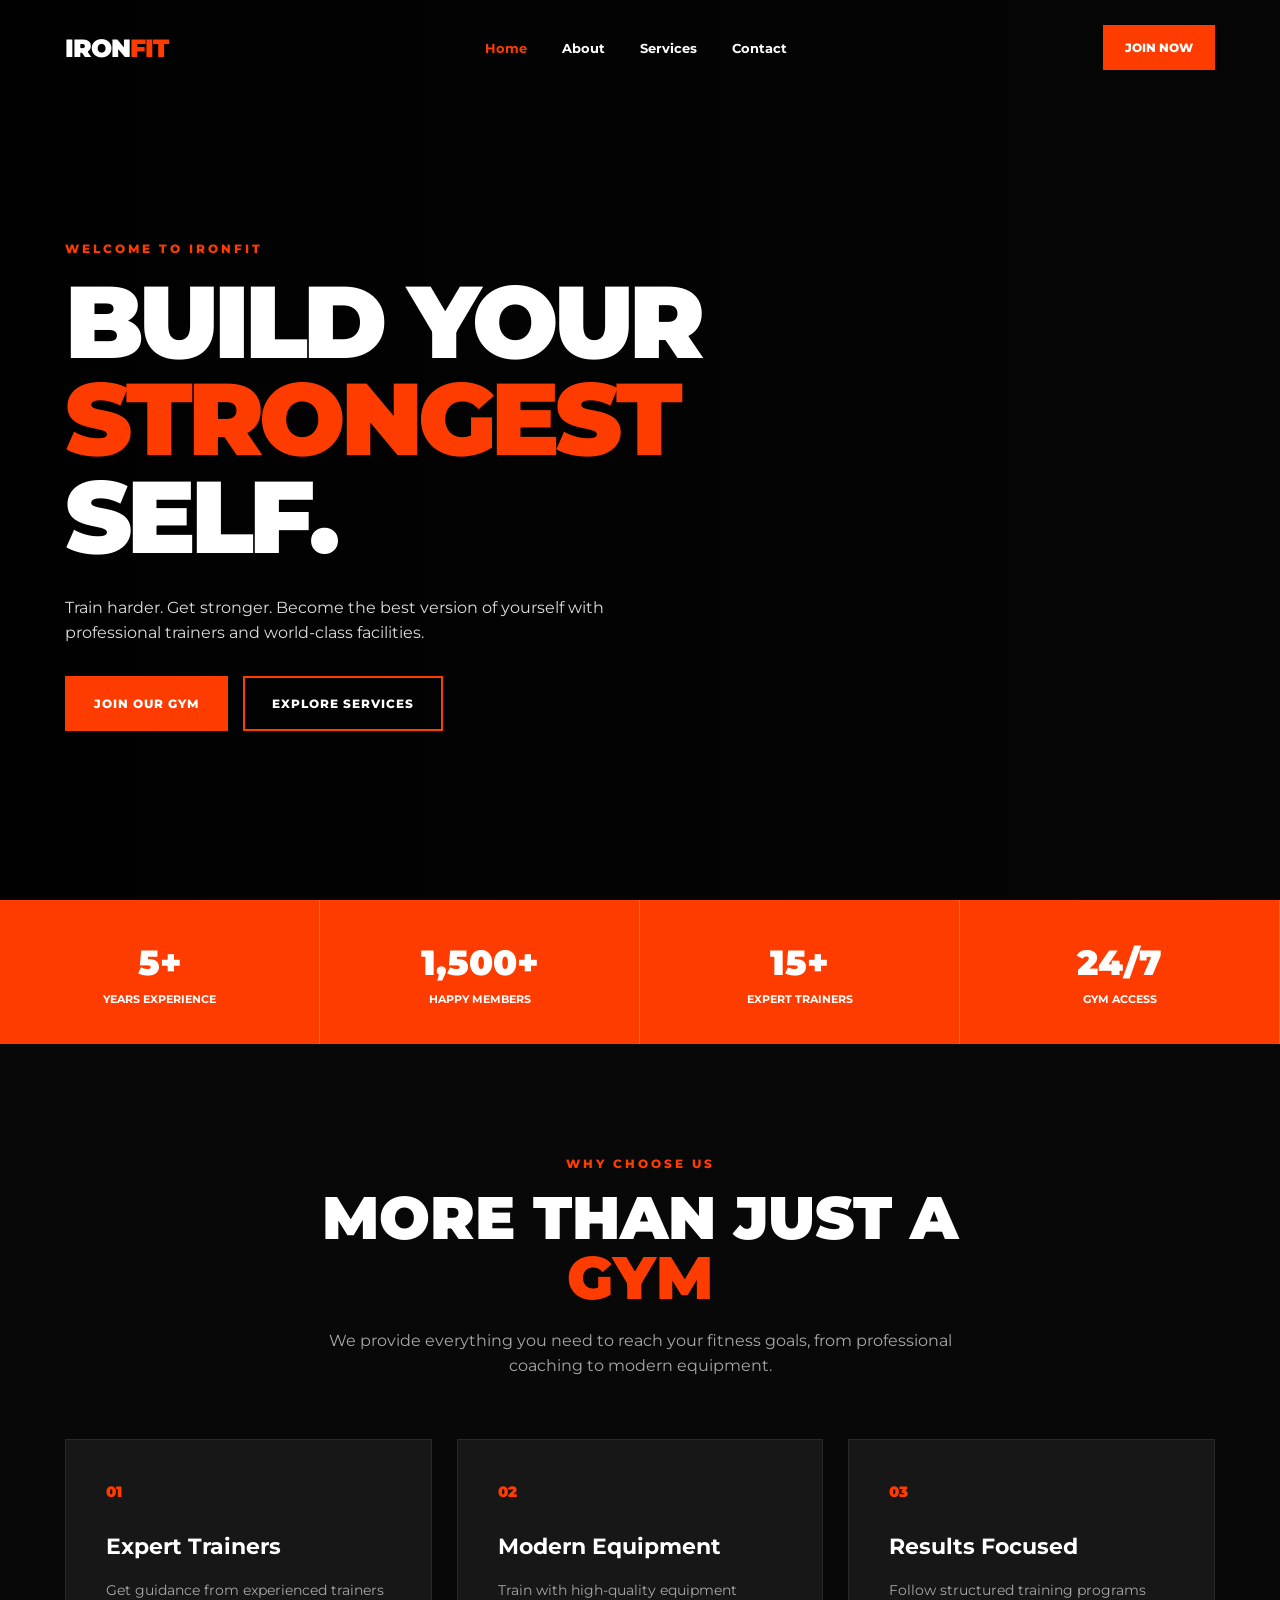
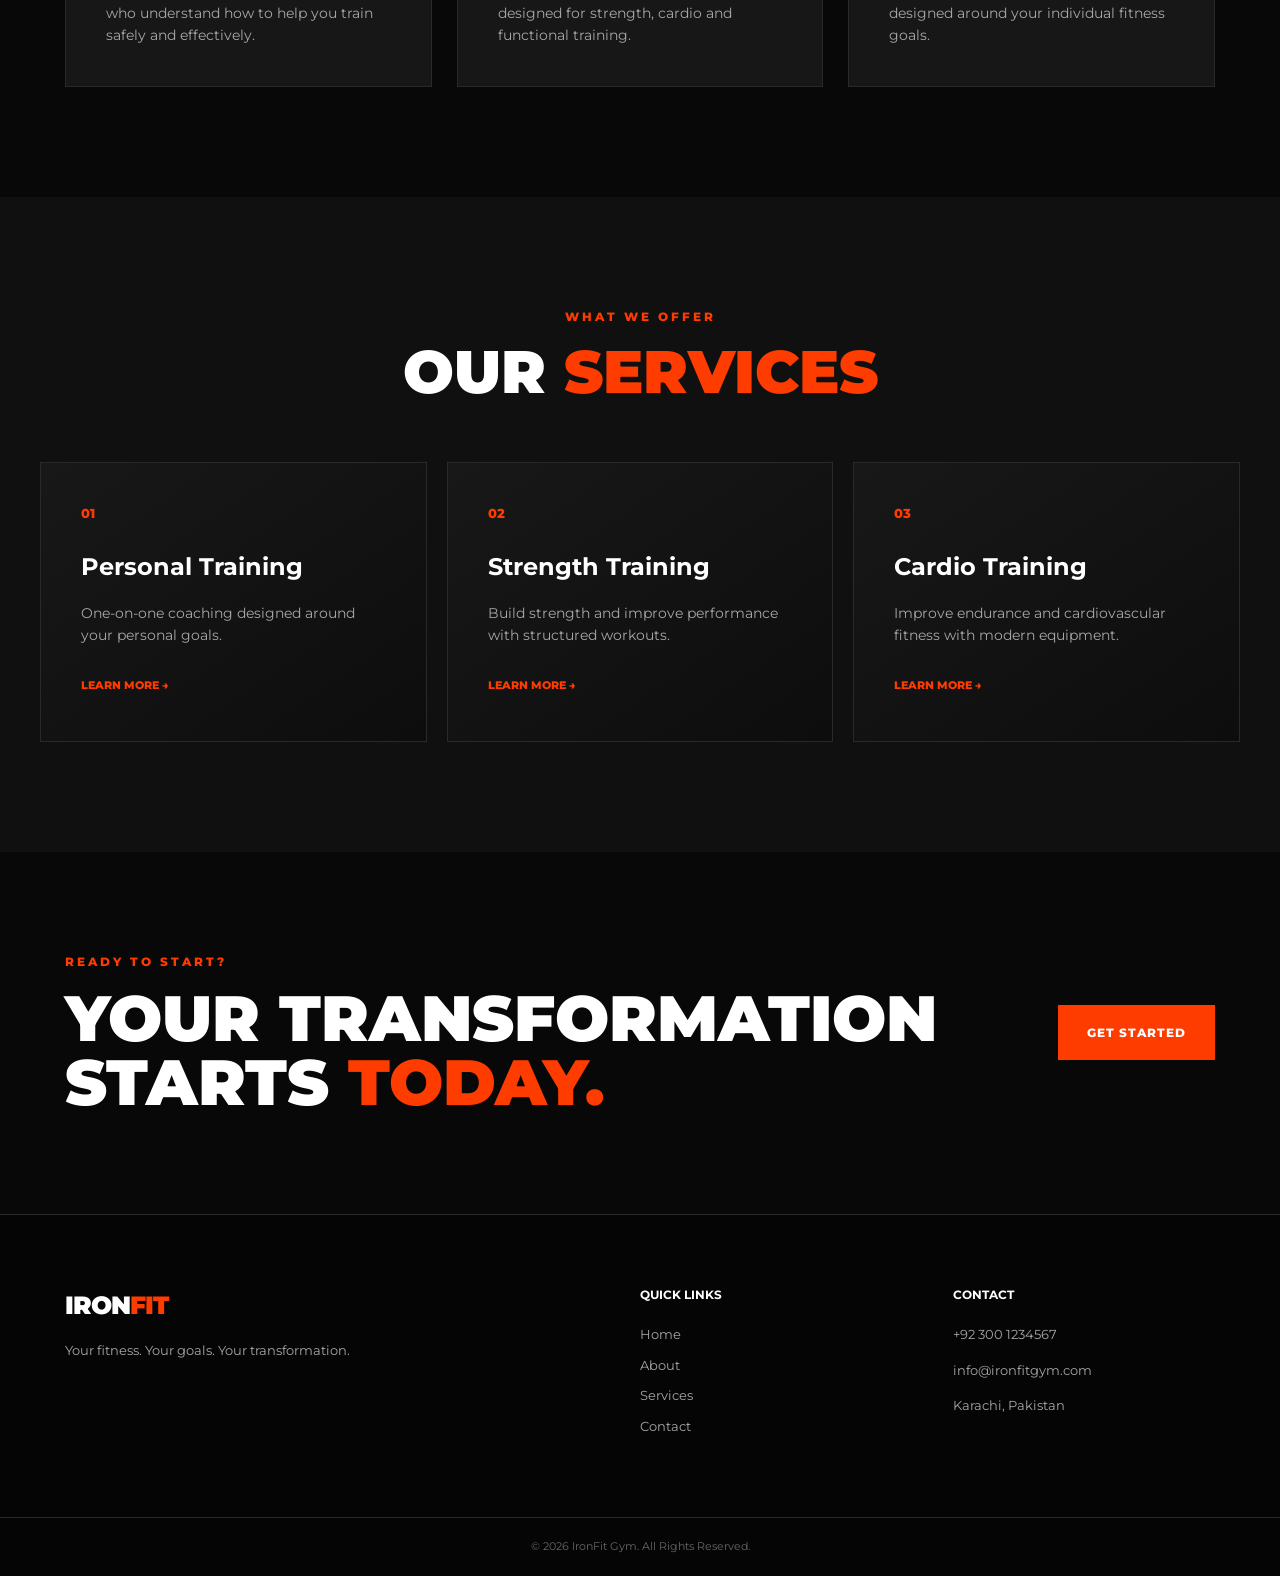
<file: index.html>
<!DOCTYPE html>
<html lang="en">
<head>
    <meta charset="UTF-8">
    <meta name="viewport" content="width=device-width, initial-scale=1.0">
    <meta name="description" content="IronFit Gym - Transform your body and build a stronger you.">
    <title>IronFit Gym | Build Your Strongest Self</title>

    <link rel="stylesheet" href="css/style.css">

    <link rel="preconnect" href="https://fonts.googleapis.com">
    <link rel="preconnect" href="https://fonts.gstatic.com" crossorigin>
    <link href="https://fonts.googleapis.com/css2?family=Montserrat:wght@400;500;600;700;800;900&display=swap" rel="stylesheet">
</head>

<body>

<!-- NAVBAR -->
<header class="header">
    <nav class="navbar">
        <a href="index.html" class="logo">
            IRON<span>FIT</span>
        </a>

        <button class="menu-toggle" id="menuToggle">
            ☰
        </button>

        <ul class="nav-links" id="navLinks">
            <li><a href="index.html" class="active">Home</a></li>
            <li><a href="about.html">About</a></li>
            <li><a href="services.html">Services</a></li>
            <li><a href="contact.html">Contact</a></li>
        </ul>

        <a href="contact.html" class="nav-button">JOIN NOW</a>
    </nav>
</header>


<!-- HERO -->
<section class="hero">

    <div class="hero-overlay"></div>

    <div class="hero-content">
        <p class="hero-small">WELCOME TO IRONFIT</p>

        <h1>
            BUILD YOUR
            <span>STRONGEST</span>
            SELF.
        </h1>

        <p class="hero-text">
            Train harder. Get stronger. Become the best version of yourself
            with professional trainers and world-class facilities.
        </p>

        <div class="hero-buttons">
            <a href="contact.html" class="btn btn-primary">JOIN OUR GYM</a>
            <a href="services.html" class="btn btn-outline">EXPLORE SERVICES</a>
        </div>
    </div>

</section>


<!-- STATS -->
<section class="stats">
    <div class="stat">
        <h2>5+</h2>
        <p>Years Experience</p>
    </div>

    <div class="stat">
        <h2>1,500+</h2>
        <p>Happy Members</p>
    </div>

    <div class="stat">
        <h2>15+</h2>
        <p>Expert Trainers</p>
    </div>

    <div class="stat">
        <h2>24/7</h2>
        <p>Gym Access</p>
    </div>
</section>


<!-- WHY US -->
<section class="section">
    <div class="section-heading">
        <p class="section-label">WHY CHOOSE US</p>
        <h2>MORE THAN JUST A <span>GYM</span></h2>
        <p>
            We provide everything you need to reach your fitness goals,
            from professional coaching to modern equipment.
        </p>
    </div>

    <div class="features">

        <div class="feature-card">
            <div class="feature-icon">01</div>
            <h3>Expert Trainers</h3>
            <p>
                Get guidance from experienced trainers who understand
                how to help you train safely and effectively.
            </p>
        </div>

        <div class="feature-card">
            <div class="feature-icon">02</div>
            <h3>Modern Equipment</h3>
            <p>
                Train with high-quality equipment designed for strength,
                cardio and functional training.
            </p>
        </div>

        <div class="feature-card">
            <div class="feature-icon">03</div>
            <h3>Results Focused</h3>
            <p>
                Follow structured training programs designed around
                your individual fitness goals.
            </p>
        </div>

    </div>
</section>


<!-- SERVICES -->
<section class="dark-section">

    <div class="section-heading">
        <p class="section-label">WHAT WE OFFER</p>
        <h2>OUR <span>SERVICES</span></h2>
    </div>

    <div class="service-grid">

        <div class="service-card">
            <div class="service-number">01</div>
            <h3>Personal Training</h3>
            <p>
                One-on-one coaching designed around your personal goals.
            </p>
            <a href="services.html">LEARN MORE →</a>
        </div>

        <div class="service-card">
            <div class="service-number">02</div>
            <h3>Strength Training</h3>
            <p>
                Build strength and improve performance with structured workouts.
            </p>
            <a href="services.html">LEARN MORE →</a>
        </div>

        <div class="service-card">
            <div class="service-number">03</div>
            <h3>Cardio Training</h3>
            <p>
                Improve endurance and cardiovascular fitness with modern equipment.
            </p>
            <a href="services.html">LEARN MORE →</a>
        </div>

    </div>

</section>


<!-- CTA -->
<section class="cta">
    <div>
        <p class="section-label">READY TO START?</p>
        <h2>YOUR TRANSFORMATION<br>STARTS <span>TODAY.</span></h2>
    </div>

    <a href="contact.html" class="btn btn-primary">GET STARTED</a>
</section>


<!-- FOOTER -->
<footer class="footer">

    <div class="footer-content">

        <div>
            <a href="index.html" class="logo">
                IRON<span>FIT</span>
            </a>

            <p>
                Your fitness. Your goals. Your transformation.
            </p>
        </div>

        <div>
            <h4>QUICK LINKS</h4>
            <a href="index.html">Home</a>
            <a href="about.html">About</a>
            <a href="services.html">Services</a>
            <a href="contact.html">Contact</a>
        </div>

        <div>
            <h4>CONTACT</h4>
            <p>+92 300 1234567</p>
            <p>info@ironfitgym.com</p>
            <p>Karachi, Pakistan</p>
        </div>

    </div>

    <div class="copyright">
        © 2026 IronFit Gym. All Rights Reserved.
    </div>

</footer>


<script src="js/script.js"></script>

</body>
</html>
</file>
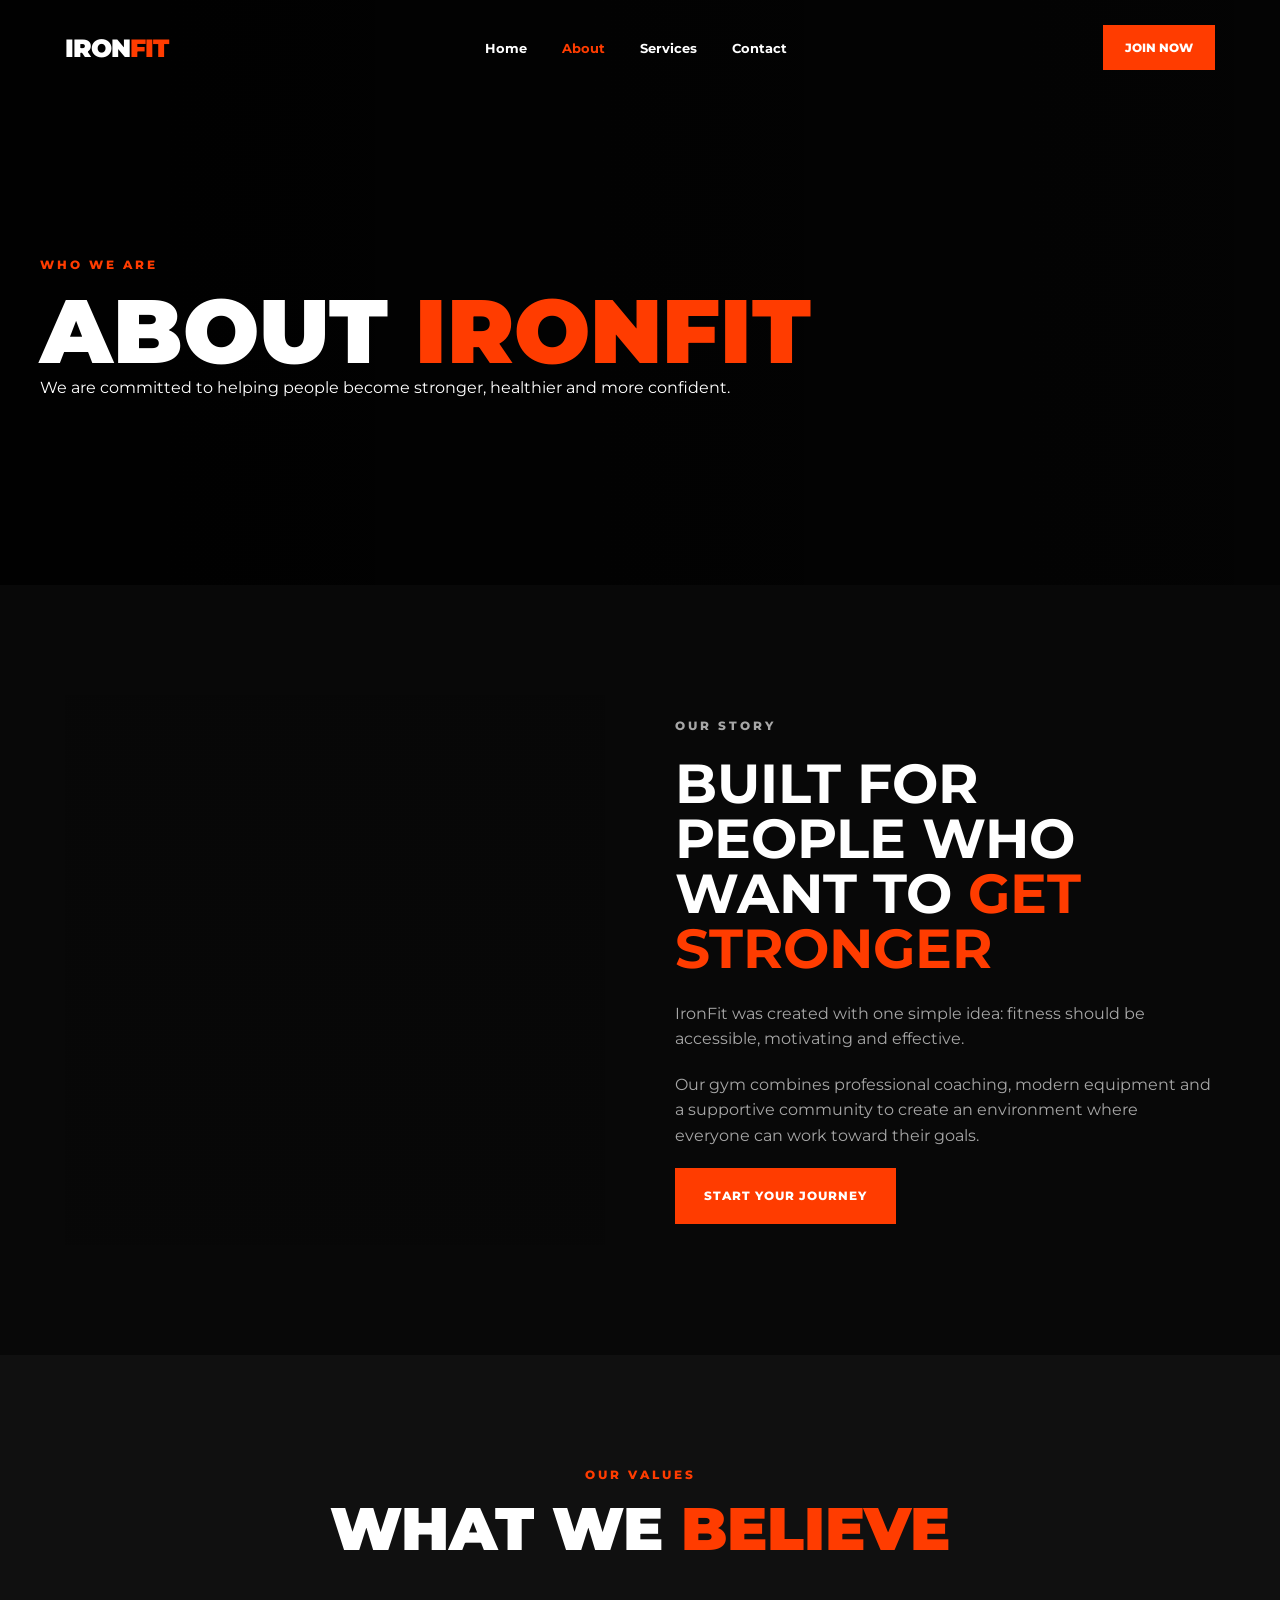
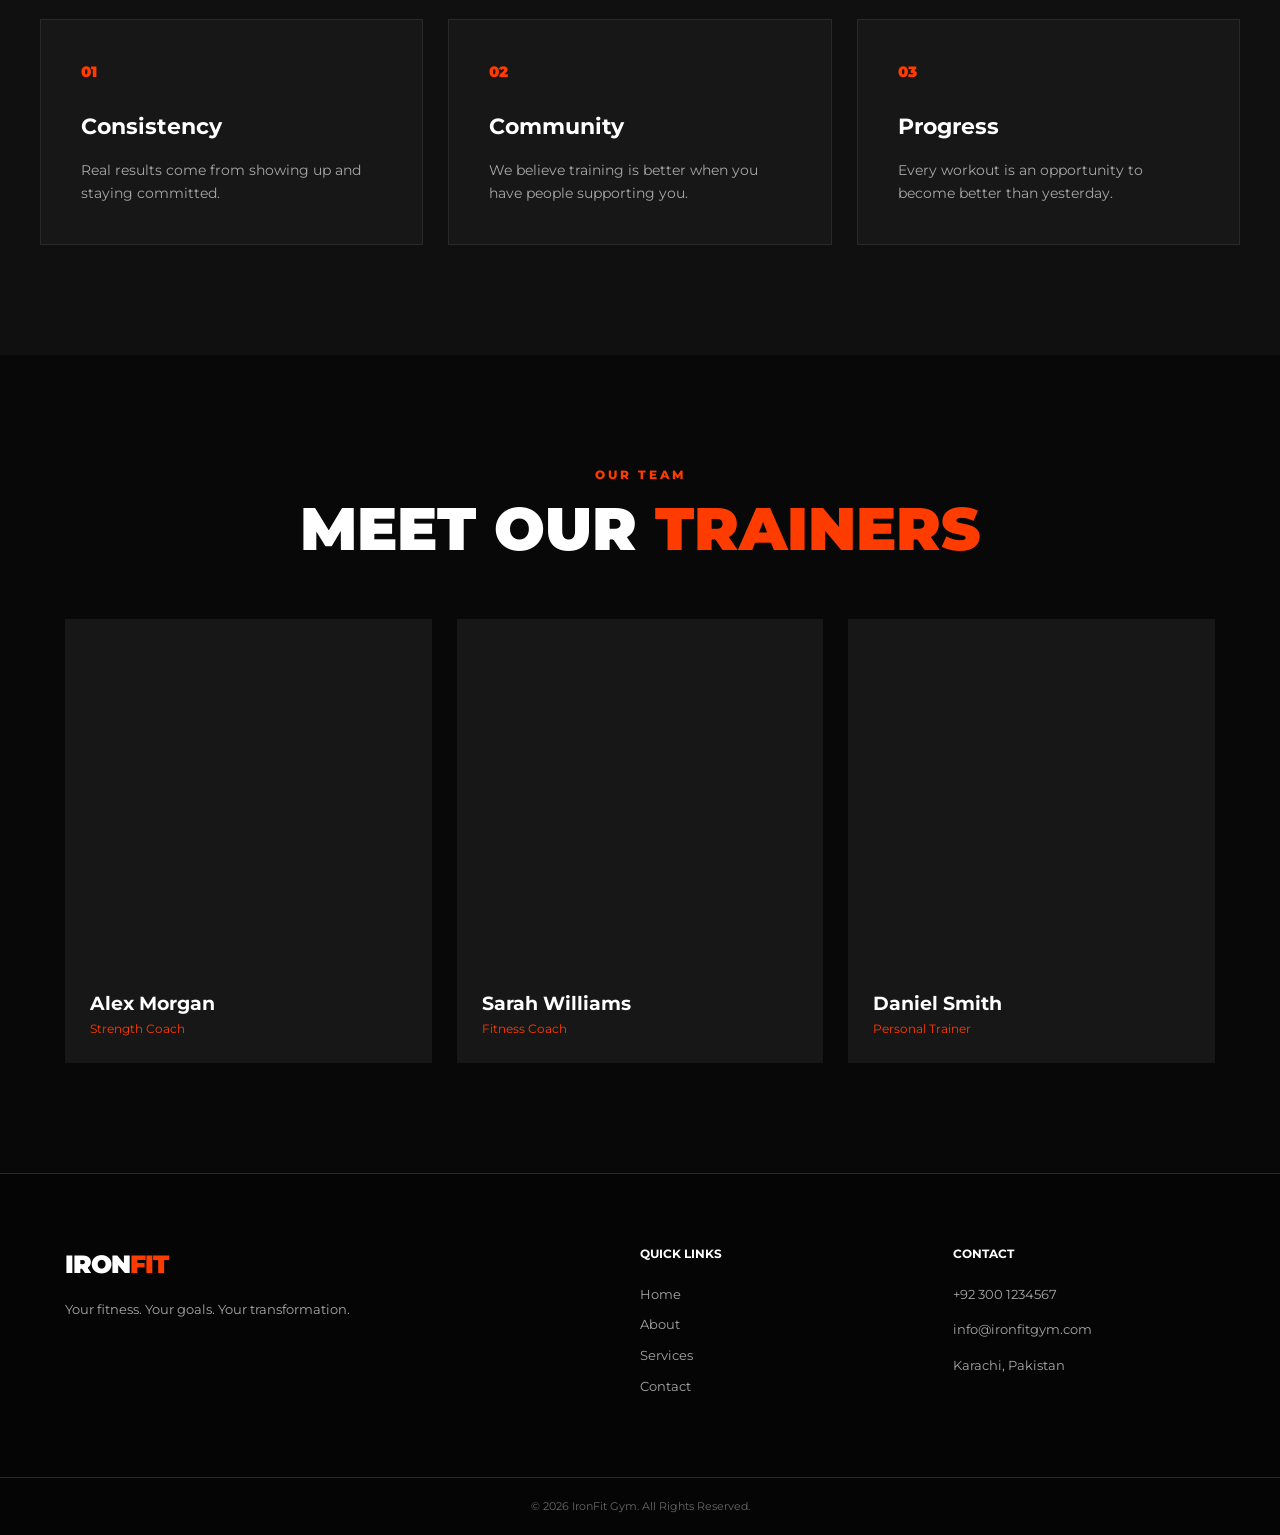
<file: about.html>
<!DOCTYPE html>
<html lang="en">
<head>
    <meta charset="UTF-8">
    <meta name="viewport" content="width=device-width, initial-scale=1.0">

    <meta name="description" content="Learn about IronFit Gym and our fitness mission.">

    <title>About Us | IronFit Gym</title>

    <link rel="stylesheet" href="css/style.css">

    <link rel="preconnect" href="https://fonts.googleapis.com">
    <link rel="preconnect" href="https://fonts.gstatic.com" crossorigin>

    <link href="https://fonts.googleapis.com/css2?family=Montserrat:wght@400;500;600;700;800;900&display=swap" rel="stylesheet">
</head>

<body>

<header class="header">
    <nav class="navbar">

        <a href="index.html" class="logo">
            IRON<span>FIT</span>
        </a>

        <button class="menu-toggle" id="menuToggle">☰</button>

        <ul class="nav-links" id="navLinks">
            <li><a href="index.html">Home</a></li>
            <li><a href="about.html" class="active">About</a></li>
            <li><a href="services.html">Services</a></li>
            <li><a href="contact.html">Contact</a></li>
        </ul>

        <a href="contact.html" class="nav-button">JOIN NOW</a>

    </nav>
</header>


<!-- PAGE HERO -->
<section class="page-hero">

    <div>
        <p class="section-label">WHO WE ARE</p>
        <h1>ABOUT <span>IRONFIT</span></h1>
        <p>
            We are committed to helping people become stronger,
            healthier and more confident.
        </p>
    </div>

</section>


<!-- ABOUT -->
<section class="about-section">

    <div class="about-image"></div>

    <div class="about-content">

        <p class="section-label">OUR STORY</p>

        <h2>BUILT FOR PEOPLE WHO WANT TO <span>GET STRONGER</span></h2>

        <p>
            IronFit was created with one simple idea: fitness should be
            accessible, motivating and effective.
        </p>

        <p>
            Our gym combines professional coaching, modern equipment and
            a supportive community to create an environment where everyone
            can work toward their goals.
        </p>

        <a href="contact.html" class="btn btn-primary">START YOUR JOURNEY</a>

    </div>

</section>


<!-- VALUES -->
<section class="dark-section">

    <div class="section-heading">
        <p class="section-label">OUR VALUES</p>
        <h2>WHAT WE <span>BELIEVE</span></h2>
    </div>

    <div class="features">

        <div class="feature-card">
            <div class="feature-icon">01</div>
            <h3>Consistency</h3>
            <p>
                Real results come from showing up and staying committed.
            </p>
        </div>

        <div class="feature-card">
            <div class="feature-icon">02</div>
            <h3>Community</h3>
            <p>
                We believe training is better when you have people
                supporting you.
            </p>
        </div>

        <div class="feature-card">
            <div class="feature-icon">03</div>
            <h3>Progress</h3>
            <p>
                Every workout is an opportunity to become better than yesterday.
            </p>
        </div>

    </div>

</section>


<!-- TRAINERS -->
<section class="section">

    <div class="section-heading">
        <p class="section-label">OUR TEAM</p>
        <h2>MEET OUR <span>TRAINERS</span></h2>
    </div>

    <div class="trainer-grid">

        <div class="trainer-card">
            <div class="trainer-photo trainer-one"></div>
            <h3>Alex Morgan</h3>
            <p>Strength Coach</p>
        </div>

        <div class="trainer-card">
            <div class="trainer-photo trainer-two"></div>
            <h3>Sarah Williams</h3>
            <p>Fitness Coach</p>
        </div>

        <div class="trainer-card">
            <div class="trainer-photo trainer-three"></div>
            <h3>Daniel Smith</h3>
            <p>Personal Trainer</p>
        </div>

    </div>

</section>


<footer class="footer">

    <div class="footer-content">

        <div>
            <a href="index.html" class="logo">
                IRON<span>FIT</span>
            </a>

            <p>Your fitness. Your goals. Your transformation.</p>
        </div>

        <div>
            <h4>QUICK LINKS</h4>
            <a href="index.html">Home</a>
            <a href="about.html">About</a>
            <a href="services.html">Services</a>
            <a href="contact.html">Contact</a>
        </div>

        <div>
            <h4>CONTACT</h4>
            <p>+92 300 1234567</p>
            <p>info@ironfitgym.com</p>
            <p>Karachi, Pakistan</p>
        </div>

    </div>

    <div class="copyright">
        © 2026 IronFit Gym. All Rights Reserved.
    </div>

</footer>

<script src="js/script.js"></script>

</body>
</html>
</file>
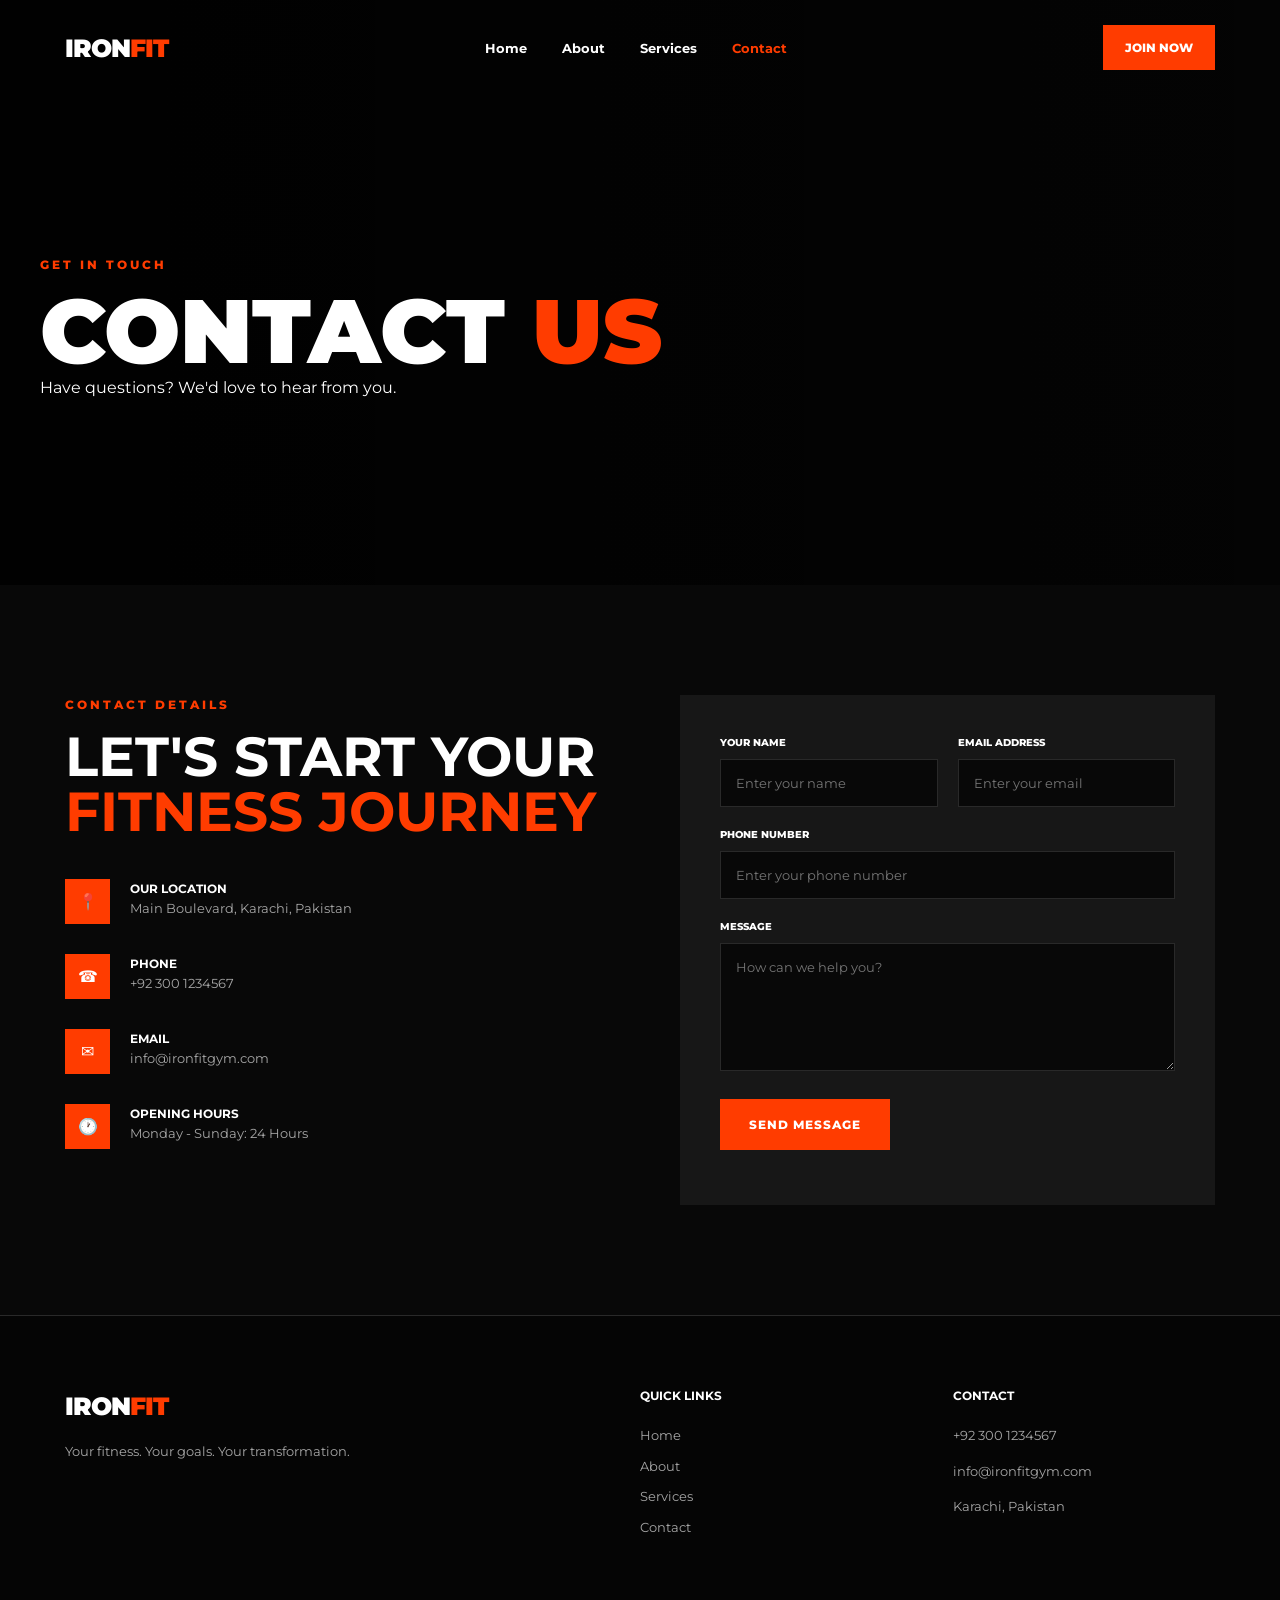
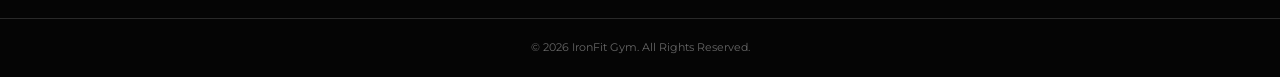
<file: contact.html>
<!DOCTYPE html>
<html lang="en">

<head>

    <meta charset="UTF-8">
    <meta name="viewport" content="width=device-width, initial-scale=1.0">

    <meta name="description" content="Contact IronFit Gym.">

    <title>Contact Us | IronFit Gym</title>

    <link rel="stylesheet" href="css/style.css">

    <link rel="preconnect" href="https://fonts.googleapis.com">
    <link rel="preconnect" href="https://fonts.gstatic.com" crossorigin>

    <link href="https://fonts.googleapis.com/css2?family=Montserrat:wght@400;500;600;700;800;900&display=swap" rel="stylesheet">

</head>

<body>


<header class="header">

    <nav class="navbar">

        <a href="index.html" class="logo">
            IRON<span>FIT</span>
        </a>

        <button class="menu-toggle" id="menuToggle">
            ☰
        </button>

        <ul class="nav-links" id="navLinks">

            <li>
                <a href="index.html">Home</a>
            </li>

            <li>
                <a href="about.html">About</a>
            </li>

            <li>
                <a href="services.html">Services</a>
            </li>

            <li>
                <a href="contact.html" class="active">Contact</a>
            </li>

        </ul>

        <a href="contact.html" class="nav-button">
            JOIN NOW
        </a>

    </nav>

</header>


<section class="page-hero">

    <div>

        <p class="section-label">
            GET IN TOUCH
        </p>

        <h1>
            CONTACT <span>US</span>
        </h1>

        <p>
            Have questions? We'd love to hear from you.
        </p>

    </div>

</section>


<section class="contact-section">

    <div class="contact-info">

        <p class="section-label">
            CONTACT DETAILS
        </p>

        <h2>
            LET'S START YOUR
            <span>FITNESS JOURNEY</span>
        </h2>

        <div class="contact-item">

            <div class="contact-icon">
                📍
            </div>

            <div>
                <h4>OUR LOCATION</h4>
                <p>
                    Main Boulevard, Karachi, Pakistan
                </p>
            </div>

        </div>


        <div class="contact-item">

            <div class="contact-icon">
                ☎
            </div>

            <div>
                <h4>PHONE</h4>
                <p>
                    +92 300 1234567
                </p>
            </div>

        </div>


        <div class="contact-item">

            <div class="contact-icon">
                ✉
            </div>

            <div>
                <h4>EMAIL</h4>
                <p>
                    info@ironfitgym.com
                </p>
            </div>

        </div>


        <div class="contact-item">

            <div class="contact-icon">
                🕐
            </div>

            <div>
                <h4>OPENING HOURS</h4>
                <p>
                    Monday - Sunday: 24 Hours
                </p>
            </div>

        </div>

    </div>


    <div class="contact-form-container">

        <form id="contactForm">

            <div class="form-row">

                <div class="form-group">

                    <label for="name">
                        YOUR NAME
                    </label>

                    <input
                        type="text"
                        id="name"
                        placeholder="Enter your name"
                        required
                    >

                </div>


                <div class="form-group">

                    <label for="email">
                        EMAIL ADDRESS
                    </label>

                    <input
                        type="email"
                        id="email"
                        placeholder="Enter your email"
                        required
                    >

                </div>

            </div>


            <div class="form-group">

                <label for="phone">
                    PHONE NUMBER
                </label>

                <input
                    type="tel"
                    id="phone"
                    placeholder="Enter your phone number"
                >

            </div>


            <div class="form-group">

                <label for="message">
                    MESSAGE
                </label>

                <textarea
                    id="message"
                    rows="6"
                    placeholder="How can we help you?"
                    required
                ></textarea>

            </div>


            <button type="submit" class="btn btn-primary">
                SEND MESSAGE
            </button>

            <p id="formMessage"></p>

        </form>

    </div>

</section>


<footer class="footer">

    <div class="footer-content">

        <div>

            <a href="index.html" class="logo">
                IRON<span>FIT</span>
            </a>

            <p>
                Your fitness. Your goals. Your transformation.
            </p>

        </div>


        <div>

            <h4>QUICK LINKS</h4>

            <a href="index.html">Home</a>
            <a href="about.html">About</a>
            <a href="services.html">Services</a>
            <a href="contact.html">Contact</a>

        </div>


        <div>

            <h4>CONTACT</h4>

            <p>+92 300 1234567</p>
            <p>info@ironfitgym.com</p>
            <p>Karachi, Pakistan</p>

        </div>

    </div>


    <div class="copyright">

        © 2026 IronFit Gym. All Rights Reserved.

    </div>

</footer>


<script src="js/script.js"></script>

</body>
</html>
</file>
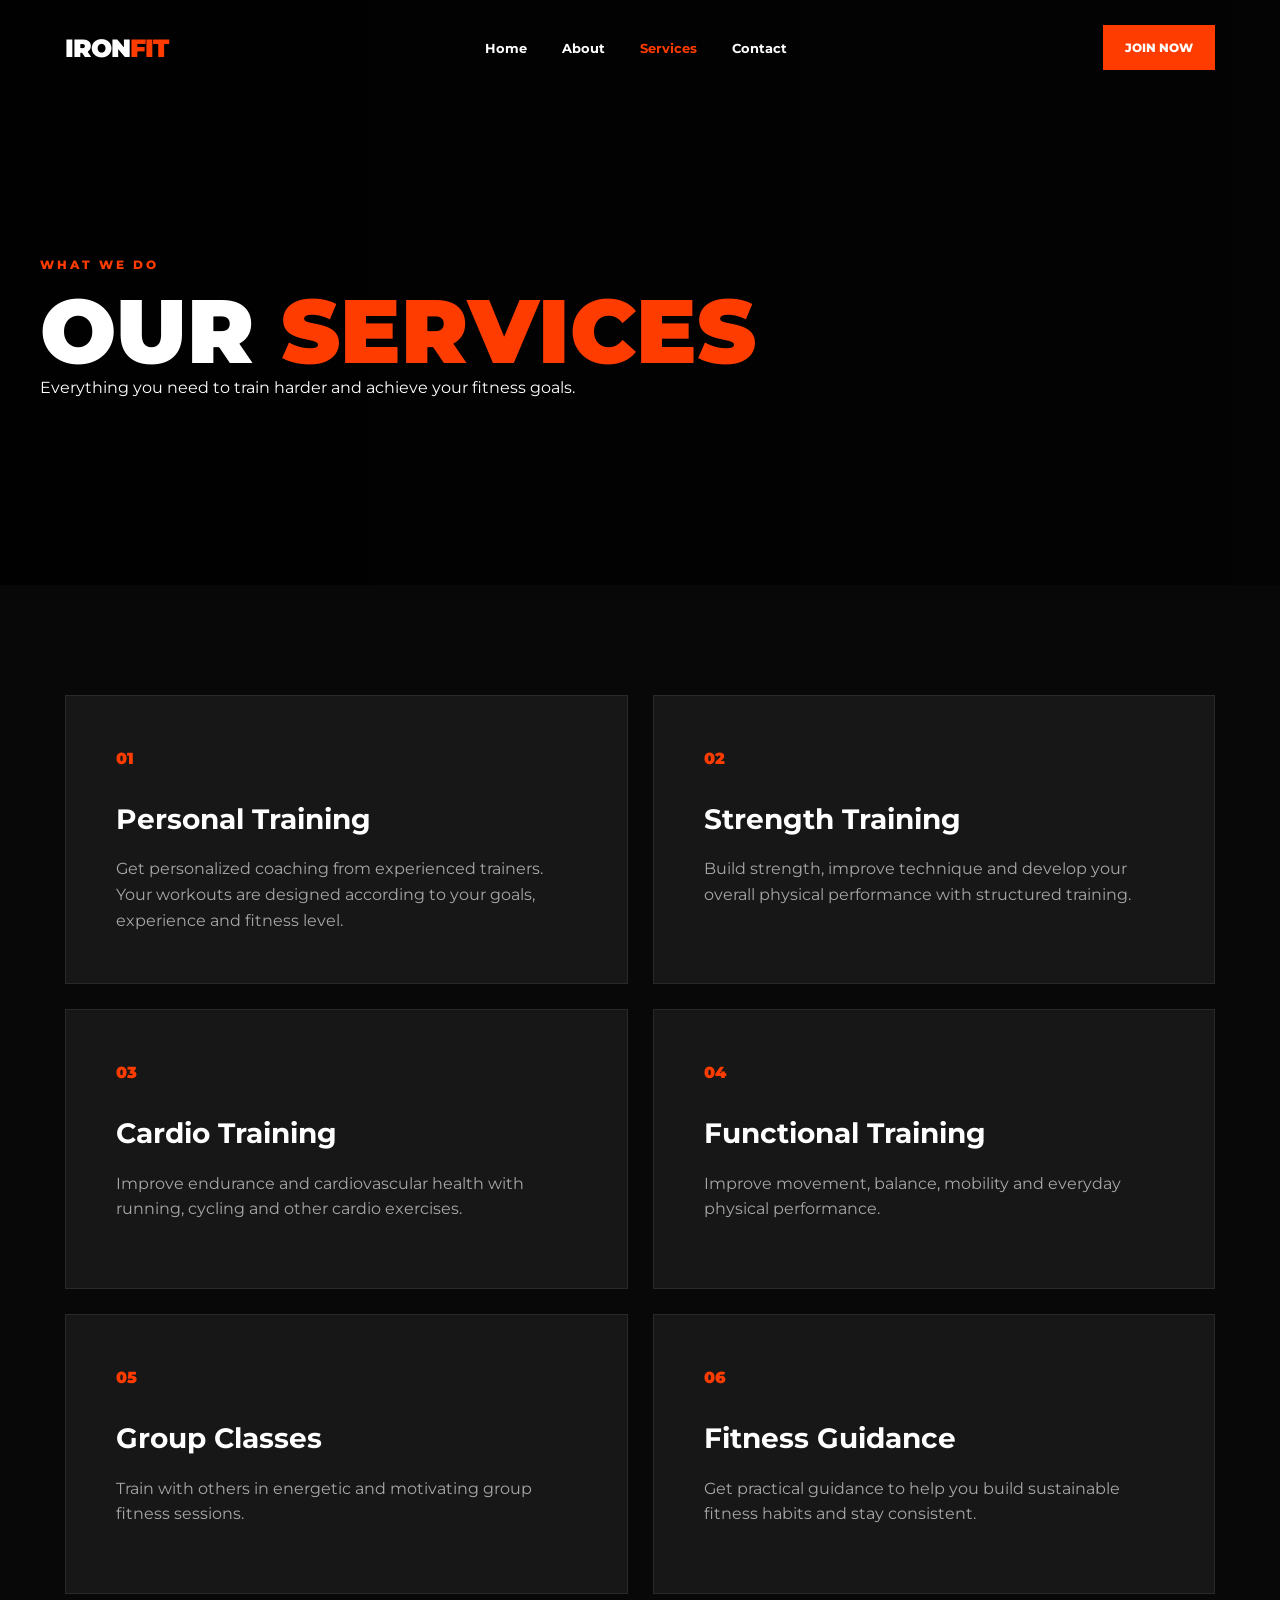
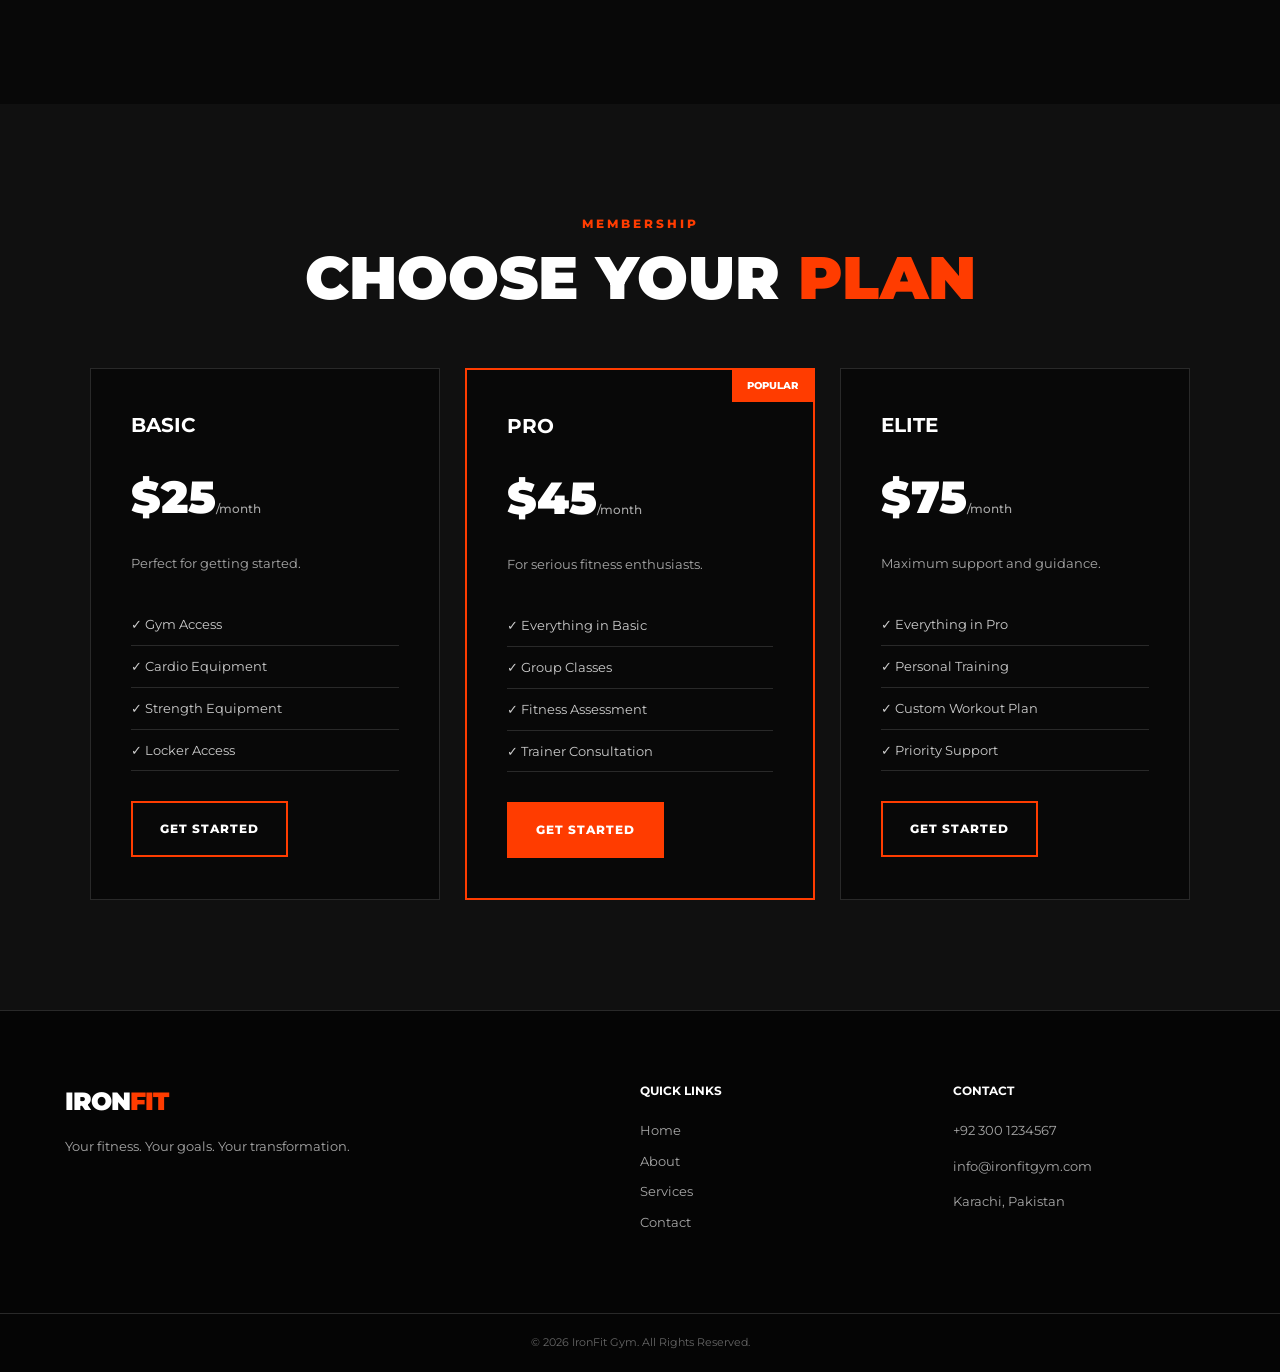
<file: services.html>
<!DOCTYPE html>
<html lang="en">
<head>

    <meta charset="UTF-8">
    <meta name="viewport" content="width=device-width, initial-scale=1.0">

    <meta name="description" content="Explore IronFit Gym fitness services.">

    <title>Services | IronFit Gym</title>

    <link rel="stylesheet" href="css/style.css">

    <link rel="preconnect" href="https://fonts.googleapis.com">
    <link rel="preconnect" href="https://fonts.gstatic.com" crossorigin>

    <link href="https://fonts.googleapis.com/css2?family=Montserrat:wght@400;500;600;700;800;900&display=swap" rel="stylesheet">

</head>

<body>


<header class="header">

    <nav class="navbar">

        <a href="index.html" class="logo">
            IRON<span>FIT</span>
        </a>

        <button class="menu-toggle" id="menuToggle">☰</button>

        <ul class="nav-links" id="navLinks">
            <li><a href="index.html">Home</a></li>
            <li><a href="about.html">About</a></li>
            <li><a href="services.html" class="active">Services</a></li>
            <li><a href="contact.html">Contact</a></li>
        </ul>

        <a href="contact.html" class="nav-button">JOIN NOW</a>

    </nav>

</header>


<section class="page-hero">

    <div>

        <p class="section-label">WHAT WE DO</p>

        <h1>OUR <span>SERVICES</span></h1>

        <p>
            Everything you need to train harder and achieve your fitness goals.
        </p>

    </div>

</section>


<section class="section">

    <div class="service-large-grid">

        <div class="large-service-card">
            <span>01</span>
            <h2>Personal Training</h2>
            <p>
                Get personalized coaching from experienced trainers.
                Your workouts are designed according to your goals,
                experience and fitness level.
            </p>
        </div>

        <div class="large-service-card">
            <span>02</span>
            <h2>Strength Training</h2>
            <p>
                Build strength, improve technique and develop your
                overall physical performance with structured training.
            </p>
        </div>

        <div class="large-service-card">
            <span>03</span>
            <h2>Cardio Training</h2>
            <p>
                Improve endurance and cardiovascular health with
                running, cycling and other cardio exercises.
            </p>
        </div>

        <div class="large-service-card">
            <span>04</span>
            <h2>Functional Training</h2>
            <p>
                Improve movement, balance, mobility and everyday
                physical performance.
            </p>
        </div>

        <div class="large-service-card">
            <span>05</span>
            <h2>Group Classes</h2>
            <p>
                Train with others in energetic and motivating group
                fitness sessions.
            </p>
        </div>

        <div class="large-service-card">
            <span>06</span>
            <h2>Fitness Guidance</h2>
            <p>
                Get practical guidance to help you build sustainable
                fitness habits and stay consistent.
            </p>
        </div>

    </div>

</section>


<section class="pricing-section">

    <div class="section-heading">

        <p class="section-label">MEMBERSHIP</p>

        <h2>CHOOSE YOUR <span>PLAN</span></h2>

    </div>


    <div class="pricing-grid">

        <div class="price-card">

            <h3>BASIC</h3>

            <div class="price">
                $25<span>/month</span>
            </div>

            <p>Perfect for getting started.</p>

            <ul>
                <li>✓ Gym Access</li>
                <li>✓ Cardio Equipment</li>
                <li>✓ Strength Equipment</li>
                <li>✓ Locker Access</li>
            </ul>

            <a href="contact.html" class="btn btn-outline">
                GET STARTED
            </a>

        </div>


        <div class="price-card featured">

            <div class="popular">POPULAR</div>

            <h3>PRO</h3>

            <div class="price">
                $45<span>/month</span>
            </div>

            <p>For serious fitness enthusiasts.</p>

            <ul>
                <li>✓ Everything in Basic</li>
                <li>✓ Group Classes</li>
                <li>✓ Fitness Assessment</li>
                <li>✓ Trainer Consultation</li>
            </ul>

            <a href="contact.html" class="btn btn-primary">
                GET STARTED
            </a>

        </div>


        <div class="price-card">

            <h3>ELITE</h3>

            <div class="price">
                $75<span>/month</span>
            </div>

            <p>Maximum support and guidance.</p>

            <ul>
                <li>✓ Everything in Pro</li>
                <li>✓ Personal Training</li>
                <li>✓ Custom Workout Plan</li>
                <li>✓ Priority Support</li>
            </ul>

            <a href="contact.html" class="btn btn-outline">
                GET STARTED
            </a>

        </div>

    </div>

</section>


<footer class="footer">

    <div class="footer-content">

        <div>

            <a href="index.html" class="logo">
                IRON<span>FIT</span>
            </a>

            <p>
                Your fitness. Your goals. Your transformation.
            </p>

        </div>

        <div>

            <h4>QUICK LINKS</h4>

            <a href="index.html">Home</a>
            <a href="about.html">About</a>
            <a href="services.html">Services</a>
            <a href="contact.html">Contact</a>

        </div>

        <div>

            <h4>CONTACT</h4>

            <p>+92 300 1234567</p>
            <p>info@ironfitgym.com</p>
            <p>Karachi, Pakistan</p>

        </div>

    </div>

    <div class="copyright">
        © 2026 IronFit Gym. All Rights Reserved.
    </div>

</footer>


<script src="js/script.js"></script>

</body>
</html>
</file>
<file: css/style.css>
/* =========================
   GLOBAL
========================= */

* {
    margin: 0;
    padding: 0;
    box-sizing: border-box;
}

:root {
    --accent: #ff3c00;
    --accent-dark: #d93200;
    --black: #080808;
    --dark: #101010;
    --dark-2: #171717;
    --white: #ffffff;
    --gray: #a7a7a7;
    --border: #292929;
}

html {
    scroll-behavior: smooth;
}

body {
    font-family: "Montserrat", sans-serif;
    background: var(--black);
    color: var(--white);
    line-height: 1.6;
}

a {
    color: inherit;
    text-decoration: none;
}

img {
    max-width: 100%;
}

button,
input,
textarea {
    font-family: inherit;
}


/* =========================
   HEADER
========================= */

.header {
    position: absolute;
    width: 100%;
    top: 0;
    left: 0;
    z-index: 1000;
}

.navbar {
    max-width: 1200px;
    margin: auto;
    padding: 25px 25px;

    display: flex;
    align-items: center;
    justify-content: space-between;
}

.logo {
    font-size: 25px;
    font-weight: 900;
    letter-spacing: -1px;
}

.logo span,
.hero h1 span,
.section-heading h2 span,
.about-content h2 span,
.page-hero h1 span,
.contact-info h2 span {
    color: var(--accent);
}

.nav-links {
    display: flex;
    gap: 35px;
    list-style: none;
}

.nav-links a {
    font-size: 13px;
    font-weight: 700;
    transition: 0.3s;
}

.nav-links a:hover,
.nav-links a.active {
    color: var(--accent);
}

.nav-button {
    background: var(--accent);
    padding: 13px 22px;
    font-size: 12px;
    font-weight: 800;
    transition: 0.3s;
}

.nav-button:hover {
    background: var(--white);
    color: var(--black);
}

.menu-toggle {
    display: none;
    border: none;
    background: transparent;
    color: white;
    font-size: 28px;
    cursor: pointer;
}


/* =========================
   HERO
========================= */

.hero {
    min-height: 100vh;

    display: flex;
    align-items: center;

    position: relative;

    background:
        linear-gradient(90deg, rgba(0,0,0,.9), rgba(0,0,0,.35)),
        url("https://images.unsplash.com/photo-1534438327276-14e5300c3a48?auto=format&fit=crop&w=2000&q=85");

    background-size: cover;
    background-position: center;
}

.hero-content {
    max-width: 1200px;
    width: 100%;
    margin: auto;
    padding: 150px 25px 80px;
    position: relative;
    z-index: 2;
}

.hero-small,
.section-label {
    color: var(--accent);
    font-size: 12px;
    font-weight: 800;
    letter-spacing: 3px;
    margin-bottom: 15px;
}

.hero h1 {
    font-size: clamp(55px, 8vw, 105px);
    line-height: .95;
    max-width: 900px;
    font-weight: 900;
    letter-spacing: -5px;
}

.hero-text {
    max-width: 580px;
    margin: 30px 0;
    color: #ddd;
    font-size: 16px;
}

.hero-buttons {
    display: flex;
    gap: 15px;
    flex-wrap: wrap;
}


/* =========================
   BUTTONS
========================= */

.btn {
    display: inline-block;
    padding: 16px 27px;
    font-size: 12px;
    font-weight: 800;
    letter-spacing: 1px;
    border: 2px solid var(--accent);
    transition: .3s;
}

.btn-primary {
    background: var(--accent);
    color: white;
}

.btn-primary:hover {
    background: var(--accent-dark);
    transform: translateY(-3px);
}

.btn-outline {
    background: transparent;
    color: white;
}

.btn-outline:hover {
    background: white;
    color: black;
    border-color: white;
}


/* =========================
   STATS
========================= */

.stats {
    display: grid;
    grid-template-columns: repeat(4, 1fr);
    background: var(--accent);
}

.stat {
    text-align: center;
    padding: 35px 20px;
    border-right: 1px solid rgba(255,255,255,.2);
}

.stat h2 {
    font-size: 35px;
    font-weight: 900;
}

.stat p {
    font-size: 11px;
    font-weight: 700;
    text-transform: uppercase;
}


/* =========================
   SECTIONS
========================= */

.section {
    max-width: 1200px;
    margin: auto;
    padding: 110px 25px;
}

.dark-section {
    background: var(--dark);
    padding: 110px 25px;
}

.section-heading {
    max-width: 700px;
    margin: 0 auto 60px;
    text-align: center;
}

.section-heading h2 {
    font-size: clamp(35px, 5vw, 60px);
    line-height: 1;
    font-weight: 900;
}

.section-heading > p:last-child {
    color: var(--gray);
    margin-top: 20px;
}


/* =========================
   FEATURES
========================= */

.features {
    max-width: 1200px;
    margin: auto;

    display: grid;
    grid-template-columns: repeat(3, 1fr);
    gap: 25px;
}

.feature-card {
    padding: 40px;
    background: var(--dark-2);
    border: 1px solid var(--border);
    transition: .3s;
}

.feature-card:hover {
    transform: translateY(-8px);
    border-color: var(--accent);
}

.feature-icon {
    color: var(--accent);
    font-size: 15px;
    font-weight: 900;
    margin-bottom: 25px;
}

.feature-card h3 {
    font-size: 22px;
    margin-bottom: 15px;
}

.feature-card p {
    color: var(--gray);
    font-size: 14px;
}


/* =========================
   SERVICES
========================= */

.service-grid {
    max-width: 1200px;
    margin: auto;

    display: grid;
    grid-template-columns: repeat(3, 1fr);
    gap: 20px;
}

.service-card {
    padding: 40px;
    min-height: 280px;

    border: 1px solid var(--border);

    background: linear-gradient(
        145deg,
        #181818,
        #0d0d0d
    );

    transition: .3s;
}

.service-card:hover {
    transform: translateY(-8px);
    border-color: var(--accent);
}

.service-number {
    color: var(--accent);
    font-size: 13px;
    font-weight: 800;
}

.service-card h3 {
    font-size: 24px;
    margin: 25px 0 15px;
}

.service-card p {
    color: var(--gray);
    font-size: 14px;
    margin-bottom: 25px;
}

.service-card a {
    color: var(--accent);
    font-size: 11px;
    font-weight: 800;
}


/* =========================
   CTA
========================= */

.cta {
    max-width: 1200px;
    margin: auto;
    padding: 100px 25px;

    display: flex;
    justify-content: space-between;
    align-items: center;
    gap: 30px;
}

.cta h2 {
    font-size: clamp(35px, 5vw, 65px);
    line-height: 1;
    font-weight: 900;
}

.cta h2 span {
    color: var(--accent);
}


/* =========================
   PAGE HERO
========================= */

.page-hero {
    min-height: 65vh;

    display: flex;
    align-items: flex-end;

    padding: 150px 25px 80px;

    background:
        linear-gradient(90deg, rgba(0,0,0,.92), rgba(0,0,0,.55)),
        url("https://images.unsplash.com/photo-1581009146145-b5ef050c2e1e?auto=format&fit=crop&w=2000&q=85");

    background-size: cover;
    background-position: center;
}

.page-hero > div {
    max-width: 1200px;
    width: 100%;
    margin: auto;
}

.page-hero h1 {
    font-size: clamp(50px, 8vw, 90px);
    line-height: .95;
    font-weight: 900;
}


/* =========================
   ABOUT
========================= */

.about-section {
    max-width: 1200px;
    margin: auto;
    padding: 110px 25px;

    display: grid;
    grid-template-columns: 1fr 1fr;
    gap: 70px;
    align-items: center;
}

.about-image {
    min-height: 550px;

    background:
        linear-gradient(rgba(0,0,0,.1), rgba(0,0,0,.1)),
        url("https://images.unsplash.com/photo-1571019613454-1cb2f99b2d8b?auto=format&fit=crop&w=1000&q=85");

    background-size: cover;
    background-position: center;
}

.about-content h2 {
    font-size: clamp(35px, 5vw, 55px);
    line-height: 1;
    margin-bottom: 25px;
}

.about-content p {
    color: var(--gray);
    margin-bottom: 20px;
}


/* =========================
   TRAINERS
========================= */

.trainer-grid {
    display: grid;
    grid-template-columns: repeat(3, 1fr);
    gap: 25px;
}

.trainer-card {
    background: var(--dark-2);
    padding-bottom: 25px;
}

.trainer-photo {
    height: 350px;
    background-size: cover;
    background-position: center;
}

.trainer-one {
    background-image: url("https://images.unsplash.com/photo-1567013127542-490d757e51fc?auto=format&fit=crop&w=800&q=80");
}

.trainer-two {
    background-image: url("https://images.unsplash.com/photo-1549476464-37392f717541?auto=format&fit=crop&w=800&q=80");
}

.trainer-three {
    background-image: url("https://images.unsplash.com/photo-1534528741775-53994a69daeb?auto=format&fit=crop&w=800&q=80");
}

.trainer-card h3,
.trainer-card p {
    padding-left: 25px;
}

.trainer-card h3 {
    margin-top: 20px;
}

.trainer-card p {
    color: var(--accent);
    font-size: 12px;
}


/* =========================
   LARGE SERVICES
========================= */

.service-large-grid {
    display: grid;
    grid-template-columns: repeat(2, 1fr);
    gap: 25px;
}

.large-service-card {
    padding: 50px;
    min-height: 280px;

    border: 1px solid var(--border);
    background: var(--dark-2);

    transition: .3s;
}

.large-service-card:hover {
    border-color: var(--accent);
    transform: translateY(-5px);
}

.large-service-card > span {
    color: var(--accent);
    font-weight: 900;
}

.large-service-card h2 {
    font-size: 28px;
    margin: 25px 0 15px;
}

.large-service-card p {
    color: var(--gray);
}


/* =========================
   PRICING
========================= */

.pricing-section {
    padding: 110px 25px;
    background: var(--dark);
}

.pricing-grid {
    max-width: 1100px;
    margin: auto;

    display: grid;
    grid-template-columns: repeat(3, 1fr);
    gap: 25px;
}

.price-card {
    padding: 40px;
    background: var(--black);
    border: 1px solid var(--border);
    position: relative;
}

.price-card.featured {
    border: 2px solid var(--accent);
}

.popular {
    position: absolute;
    top: 0;
    right: 0;
    padding: 8px 15px;
    background: var(--accent);
    font-size: 10px;
    font-weight: 800;
}

.price-card h3 {
    font-size: 20px;
}

.price {
    font-size: 45px;
    font-weight: 900;
    margin: 20px 0;
}

.price span {
    color: var(--gray);
    font-size: 12px;
    font-weight: 500;
}

.price-card > p {
    color: var(--gray);
    font-size: 13px;
}

.price-card ul {
    list-style: none;
    margin: 30px 0;
}

.price-card li {
    padding: 10px 0;
    border-bottom: 1px solid var(--border);
    color: #ccc;
    font-size: 13px;
}


/* =========================
   CONTACT
========================= */

.contact-section {
    max-width: 1200px;
    margin: auto;
    padding: 110px 25px;

    display: grid;
    grid-template-columns: 1fr 1fr;
    gap: 80px;
}

.contact-info h2 {
    font-size: clamp(35px, 5vw, 55px);
    line-height: 1;
    margin-bottom: 40px;
}

.contact-item {
    display: flex;
    gap: 20px;
    margin-bottom: 30px;
}

.contact-icon {
    width: 45px;
    height: 45px;

    display: flex;
    align-items: center;
    justify-content: center;

    background: var(--accent);
}

.contact-item h4 {
    font-size: 12px;
}

.contact-item p {
    color: var(--gray);
    font-size: 13px;
}


/* =========================
   FORM
========================= */

.contact-form-container {
    background: var(--dark-2);
    padding: 40px;
}

.form-row {
    display: grid;
    grid-template-columns: 1fr 1fr;
    gap: 20px;
}

.form-group {
    margin-bottom: 20px;
}

.form-group label {
    display: block;
    font-size: 10px;
    font-weight: 800;
    margin-bottom: 8px;
}

.form-group input,
.form-group textarea {
    width: 100%;
    padding: 15px;

    background: var(--black);
    color: white;

    border: 1px solid var(--border);
    outline: none;

    resize: vertical;
}

.form-group input:focus,
.form-group textarea:focus {
    border-color: var(--accent);
}

#formMessage {
    margin-top: 15px;
    color: var(--accent);
    font-size: 13px;
}


/* =========================
   FOOTER
========================= */

.footer {
    background: #050505;
    border-top: 1px solid var(--border);
}

.footer-content {
    max-width: 1200px;
    margin: auto;
    padding: 70px 25px;

    display: grid;
    grid-template-columns: 2fr 1fr 1fr;
    gap: 50px;
}

.footer-content p {
    color: var(--gray);
    font-size: 13px;
    margin-top: 15px;
}

.footer-content h4 {
    font-size: 12px;
    margin-bottom: 20px;
}

.footer-content > div > a:not(.logo) {
    display: block;
    color: var(--gray);
    font-size: 13px;
    margin-bottom: 10px;
}

.footer-content > div > a:not(.logo):hover {
    color: var(--accent);
}

.copyright {
    border-top: 1px solid var(--border);
    padding: 20px;
    text-align: center;
    color: #666;
    font-size: 11px;
}


/* =========================
   MOBILE
========================= */

@media (max-width: 850px) {

    .menu-toggle {
        display: block;
    }

    .nav-button {
        display: none;
    }

    .nav-links {
        position: absolute;
        top: 75px;
        left: 20px;
        right: 20px;

        display: none;
        flex-direction: column;
        gap: 0;

        background: var(--dark-2);
        border: 1px solid var(--border);
    }

    .nav-links.show {
        display: flex;
    }

    .nav-links li {
        border-bottom: 1px solid var(--border);
    }

    .nav-links a {
        display: block;
        padding: 18px;
    }

    .stats {
        grid-template-columns: repeat(2, 1fr);
    }

    .features,
    .service-grid,
    .trainer-grid,
    .pricing-grid {
        grid-template-columns: 1fr;
    }

    .about-section,
    .contact-section {
        grid-template-columns: 1fr;
    }

    .about-image {
        min-height: 400px;
    }

    .service-large-grid {
        grid-template-columns: 1fr;
    }

    .cta {
        flex-direction: column;
        align-items: flex-start;
    }

    .footer-content {
        grid-template-columns: 1fr;
    }

}

@media (max-width: 550px) {

    .hero h1 {
        letter-spacing: -3px;
    }

    .hero-buttons {
        flex-direction: column;
        align-items: stretch;
    }

    .btn {
        text-align: center;
    }

    .stats {
        grid-template-columns: 1fr 1fr;
    }

    .stat {
        padding: 25px 10px;
    }

    .stat h2 {
        font-size: 28px;
    }

    .form-row {
        grid-template-columns: 1fr;
    }

    .contact-form-container {
        padding: 25px;
    }

}
</file>
